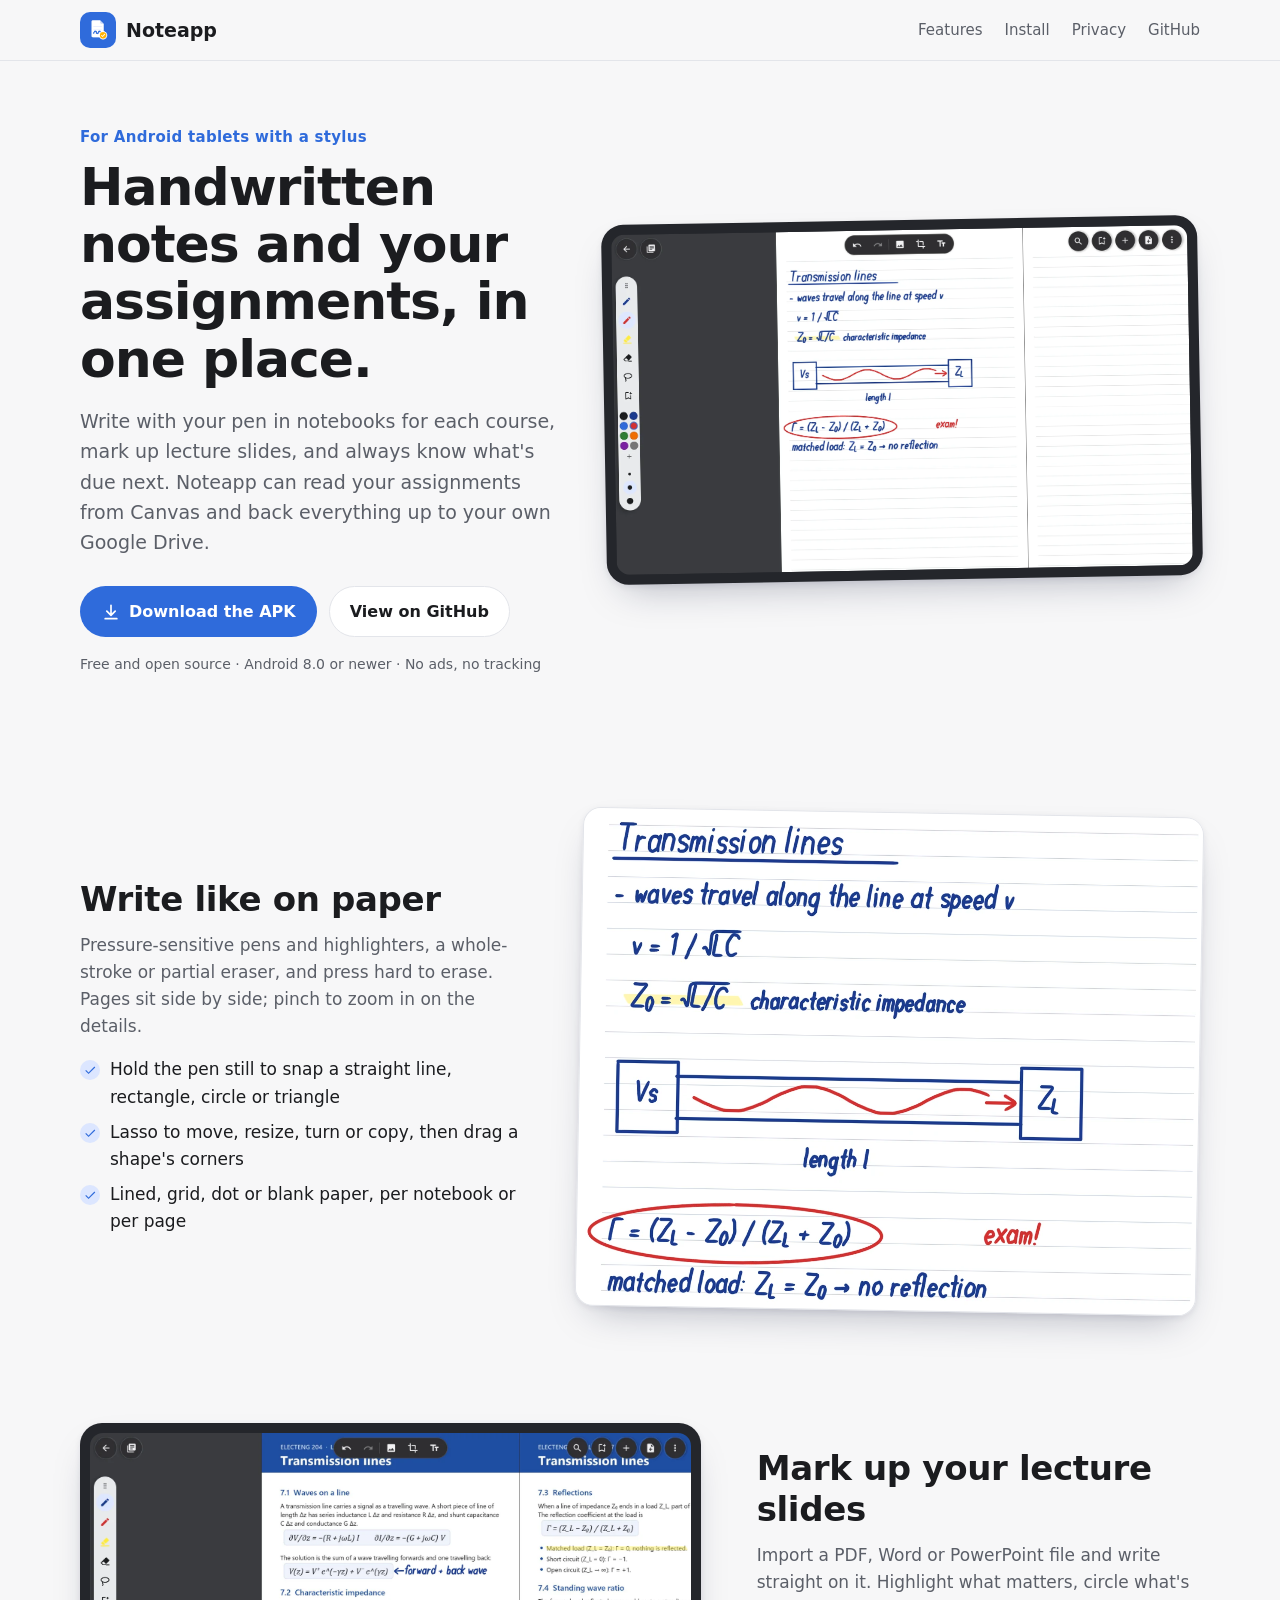
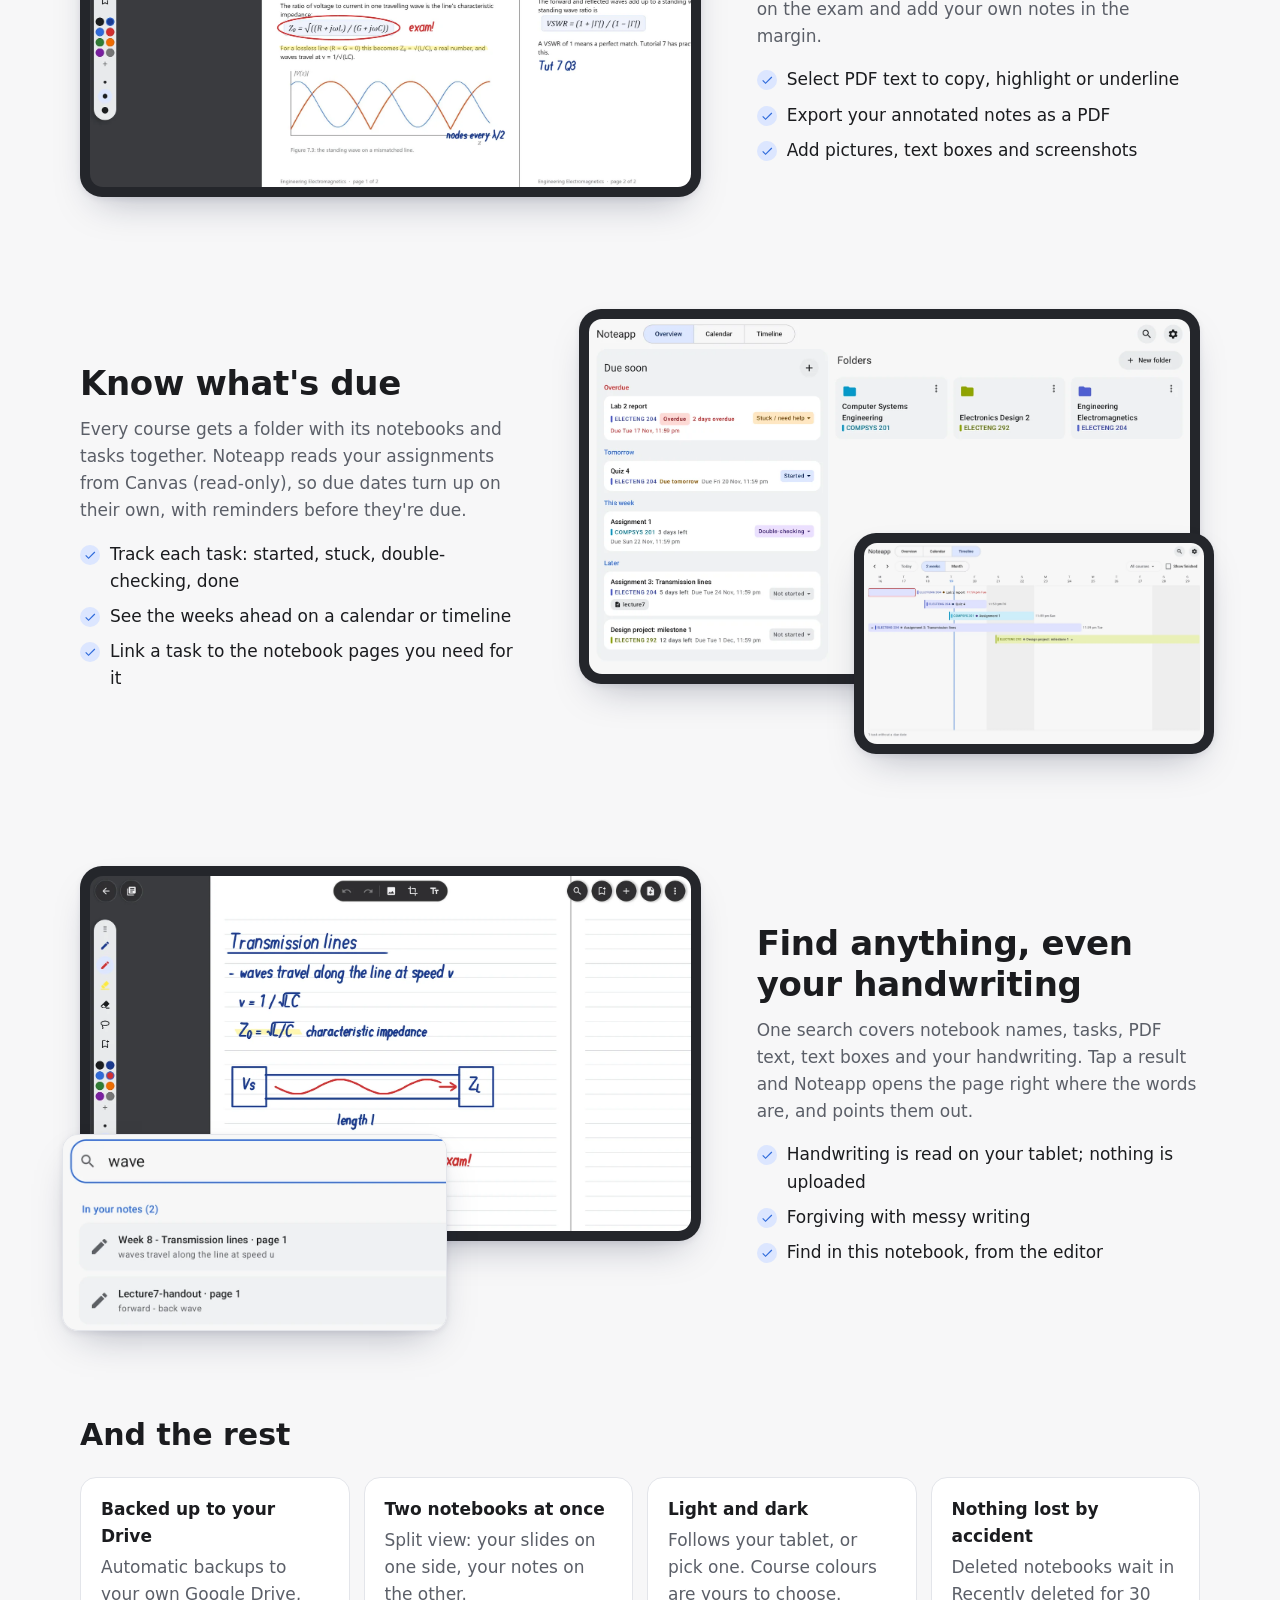
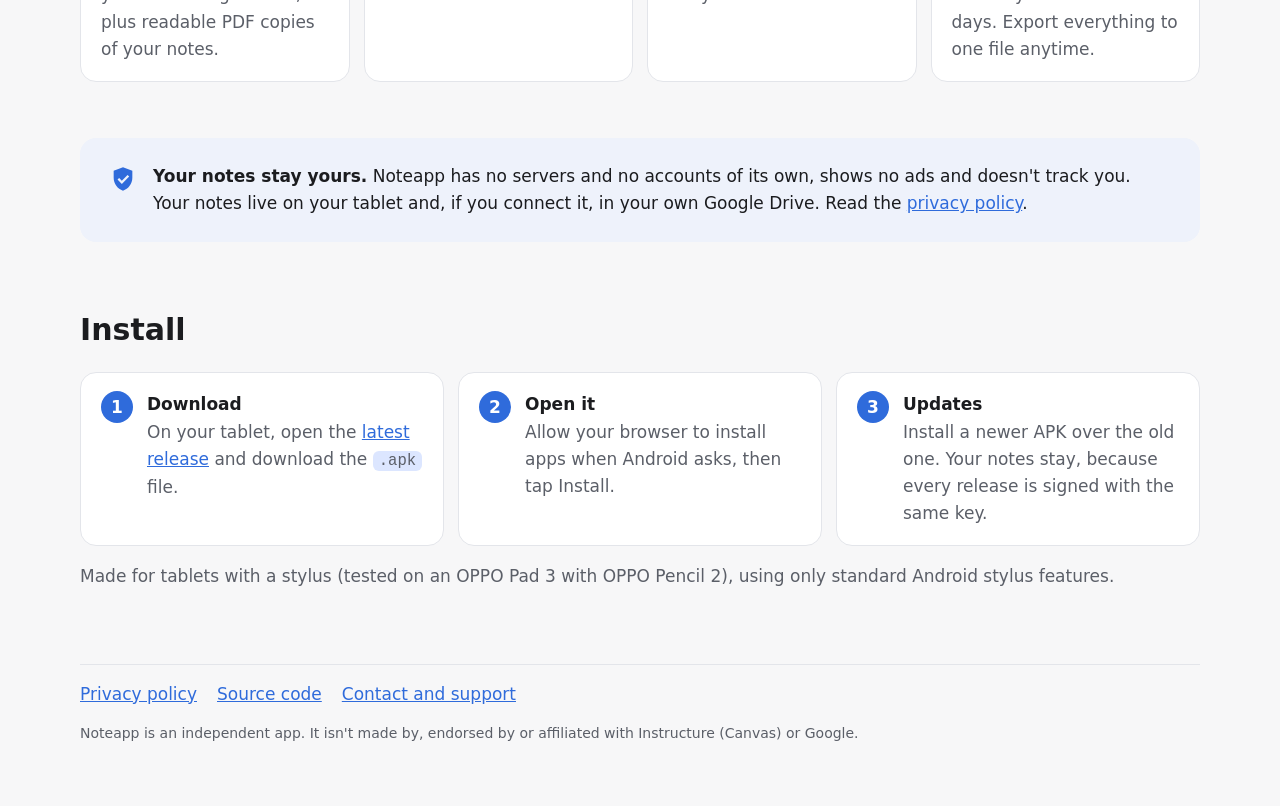
<file: index.html>
<!doctype html>
<html lang="en">
<head>
  <meta charset="utf-8">
  <meta name="viewport" content="width=device-width, initial-scale=1">
  <title>Noteapp: handwritten notes and assignments for Android tablets</title>
  <meta name="description" content="Noteapp: handwritten notes, lecture PDFs and your course assignments, together on your Android tablet. Free, no ads, no tracking.">
  <meta property="og:title" content="Noteapp">
  <meta property="og:description" content="Handwritten notes and your assignments, in one place. A note-taking app for Android tablets, made for university study.">
  <meta property="og:image" content="https://nzfrankwu.github.io/Noteapp/img/editor.webp">
  <link rel="icon" type="image/png" href="favicon.png">
  <link rel="stylesheet" href="style.css">
</head>
<body class="home">

<header class="topbar">
  <div class="wrap topbar-inner">
    <a class="brand" href="#top"><img src="logo-120.png" alt="" width="36" height="36"><span>Noteapp</span></a>
    <nav class="toplinks">
      <a href="#features">Features</a>
      <a href="#install">Install</a>
      <a href="privacy.html">Privacy</a>
      <a href="https://github.com/nzfrankwu/Noteapp">GitHub</a>
    </nav>
  </div>
</header>

<main id="top">
  <section class="hero wrap">
    <div class="hero-text">
      <p class="eyebrow">For Android tablets with a stylus</p>
      <h1>Handwritten notes and your assignments, in one place.</h1>
      <p class="lead">
        Write with your pen in notebooks for each course, mark up lecture slides, and always know
        what's due next. Noteapp can read your assignments from Canvas and back everything up to
        your own Google Drive.
      </p>
      <div class="cta">
        <a class="button primary" href="https://github.com/nzfrankwu/Noteapp/releases/latest">
          <svg viewBox="0 0 24 24" width="20" height="20" aria-hidden="true"><path fill="currentColor" d="M12 3a1 1 0 0 1 1 1v9.59l3.3-3.3a1 1 0 1 1 1.4 1.42l-5 5a1 1 0 0 1-1.4 0l-5-5a1 1 0 1 1 1.4-1.42l3.3 3.3V4a1 1 0 0 1 1-1zM5 19h14a1 1 0 1 1 0 2H5a1 1 0 1 1 0-2z"/></svg>
          Download the APK
        </a>
        <a class="button" href="https://github.com/nzfrankwu/Noteapp">View on GitHub</a>
      </div>
      <p class="fineprint">Free and open source · Android 8.0 or newer · No ads, no tracking</p>
    </div>
    <figure class="device hero-shot">
      <img src="img/editor.webp" width="1600" height="945"
           alt="A notebook page with handwritten notes on transmission lines, a neat diagram and a circled formula">
    </figure>
  </section>

  <section id="features" class="features wrap">
    <article class="feature">
      <div class="feature-text">
        <h2>Write like on paper</h2>
        <p>Pressure-sensitive pens and highlighters, a whole-stroke or partial eraser, and press hard to erase. Pages sit side by side; pinch to zoom in on the details.</p>
        <ul class="ticks">
          <li>Hold the pen still to snap a straight line, rectangle, circle or triangle</li>
          <li>Lasso to move, resize, turn or copy, then drag a shape's corners</li>
          <li>Lined, grid, dot or blank paper, per notebook or per page</li>
        </ul>
      </div>
      <figure class="paper"><img src="img/paper.webp" width="1200" height="964" loading="lazy"
        alt="Close-up of handwritten notes: formulas, a highlight, a diagram with snapped rectangles and a red circle"></figure>
    </article>

    <article class="feature flip">
      <div class="feature-text">
        <h2>Mark up your lecture slides</h2>
        <p>Import a PDF, Word or PowerPoint file and write straight on it. Highlight what matters, circle what's on the exam and add your own notes in the margin.</p>
        <ul class="ticks">
          <li>Select PDF text to copy, highlight or underline</li>
          <li>Export your annotated notes as a PDF</li>
          <li>Add pictures, text boxes and screenshots</li>
        </ul>
      </div>
      <figure class="device"><img src="img/pdf.webp" width="1600" height="945" loading="lazy"
        alt="A lecture handout PDF with highlights, a red circle around a formula and handwritten notes"></figure>
    </article>

    <article class="feature">
      <div class="feature-text">
        <h2>Know what's due</h2>
        <p>Every course gets a folder with its notebooks and tasks together. Noteapp reads your assignments from Canvas (read-only), so due dates turn up on their own, with reminders before they're due.</p>
        <ul class="ticks">
          <li>Track each task: started, stuck, double-checking, done</li>
          <li>See the weeks ahead on a calendar or timeline</li>
          <li>Link a task to the notebook pages you need for it</li>
        </ul>
      </div>
      <div class="stack">
        <figure class="device">
          <picture>
            <source srcset="img/home-dark.webp" media="(prefers-color-scheme: dark)">
            <img src="img/home.webp" width="1600" height="945" loading="lazy"
              alt="The Home screen: tasks due soon with their status, and a folder for each course">
          </picture>
        </figure>
        <figure class="device small">
          <picture>
            <source srcset="img/timeline-dark.webp" media="(prefers-color-scheme: dark)">
            <img src="img/timeline.webp" width="1600" height="945" loading="lazy"
              alt="The timeline: each assignment as a bar from when it opens to when it's due">
          </picture>
        </figure>
      </div>
    </article>

    <article class="feature flip">
      <div class="feature-text">
        <h2>Find anything, even your handwriting</h2>
        <p>One search covers notebook names, tasks, PDF text, text boxes and your handwriting. Tap a result and Noteapp opens the page right where the words are, and points them out.</p>
        <ul class="ticks">
          <li>Handwriting is read on your tablet; nothing is uploaded</li>
          <li>Forgiving with messy writing</li>
          <li>Find in this notebook, from the editor</li>
        </ul>
      </div>
      <div class="stack search-stack">
        <figure class="device"><img src="img/editor-zoom.webp" width="1600" height="945" loading="lazy"
          alt="The notebook page opened at the match, zoomed in on the handwriting"></figure>
        <figure class="card-shot"><img src="img/search.webp" width="900" height="458" loading="lazy"
          alt="Searching for 'wave' finds two handwritten notes, one on a notebook page and one on a PDF"></figure>
      </div>
    </article>
  </section>

  <section class="also wrap">
    <h2>And the rest</h2>
    <div class="grid">
      <div class="tile"><strong>Backed up to your Drive</strong>Automatic backups to your own Google Drive, plus readable PDF copies of your notes.</div>
      <div class="tile"><strong>Two notebooks at once</strong>Split view: your slides on one side, your notes on the other.</div>
      <div class="tile"><strong>Light and dark</strong>Follows your tablet, or pick one. Course colours are yours to choose.</div>
      <div class="tile"><strong>Nothing lost by accident</strong>Deleted notebooks wait in Recently deleted for 30 days. Export everything to one file anytime.</div>
    </div>
  </section>

  <section class="privacy wrap">
    <div class="card big">
      <svg viewBox="0 0 24 24" width="28" height="28" aria-hidden="true"><path fill="currentColor" d="M12 2 4 5v6c0 5 3.4 9.7 8 11 4.6-1.3 8-6 8-11V5l-8-3zm-1 14.2-3.7-3.7 1.4-1.4 2.3 2.3 4.9-4.9 1.4 1.4L11 16.2z"/></svg>
      <div>
        <strong>Your notes stay yours.</strong>
        Noteapp has no servers and no accounts of its own, shows no ads and doesn't track you.
        Your notes live on your tablet and, if you connect it, in your own Google Drive.
        Read the <a href="privacy.html">privacy policy</a>.
      </div>
    </div>
  </section>

  <section id="install" class="install wrap">
    <h2>Install</h2>
    <ol class="steps">
      <li><span>1</span><div><strong>Download</strong>On your tablet, open the <a href="https://github.com/nzfrankwu/Noteapp/releases/latest">latest release</a> and download the <code>.apk</code> file.</div></li>
      <li><span>2</span><div><strong>Open it</strong>Allow your browser to install apps when Android asks, then tap Install.</div></li>
      <li><span>3</span><div><strong>Updates</strong>Install a newer APK over the old one. Your notes stay, because every release is signed with the same key.</div></li>
    </ol>
    <p class="muted">Made for tablets with a stylus (tested on an OPPO Pad 3 with OPPO Pencil 2), using only standard Android stylus features.</p>
  </section>
</main>

<footer class="wrap footer">
  <nav>
    <a href="privacy.html">Privacy policy</a>
    <a href="https://github.com/nzfrankwu/Noteapp">Source code</a>
    <a href="https://github.com/nzfrankwu/Noteapp/issues">Contact and support</a>
  </nav>
  <p class="muted">Noteapp is an independent app. It isn't made by, endorsed by or affiliated with Instructure (Canvas) or Google.</p>
</footer>
</body>
</html>
</file>
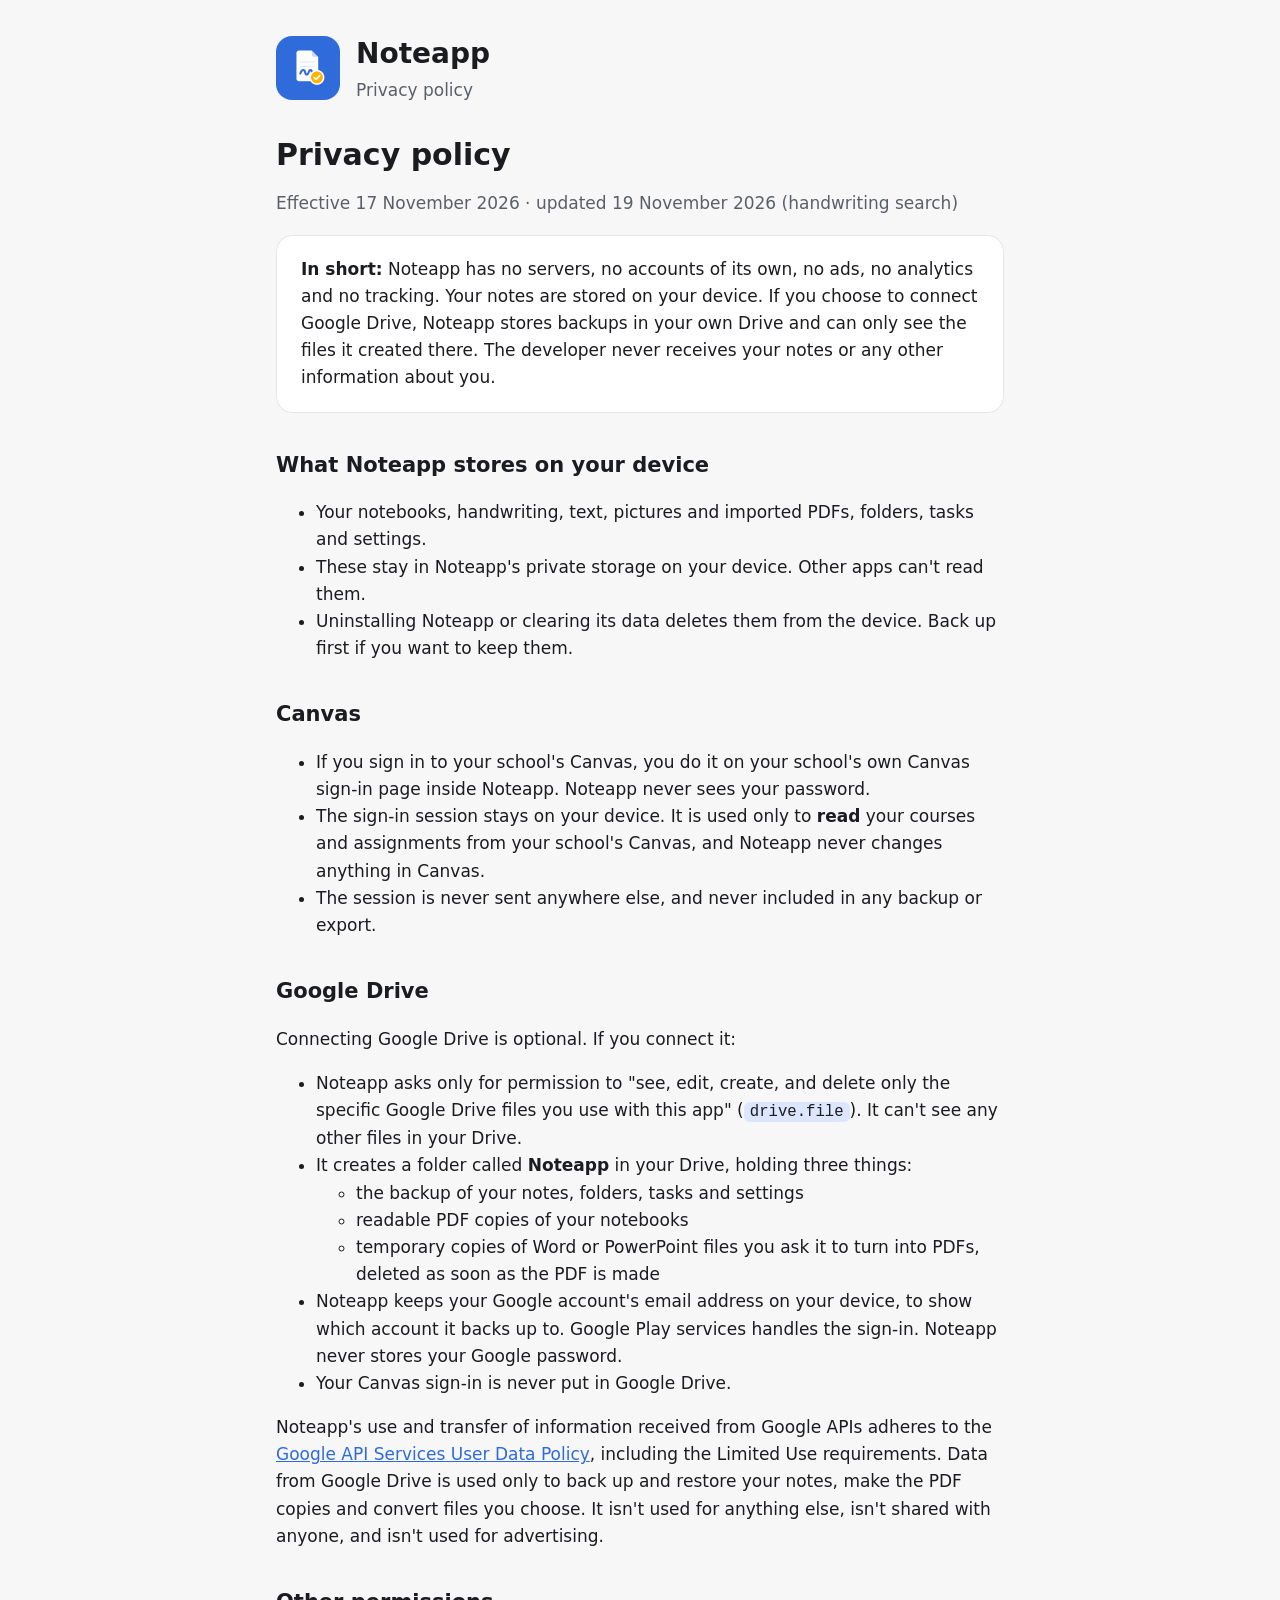
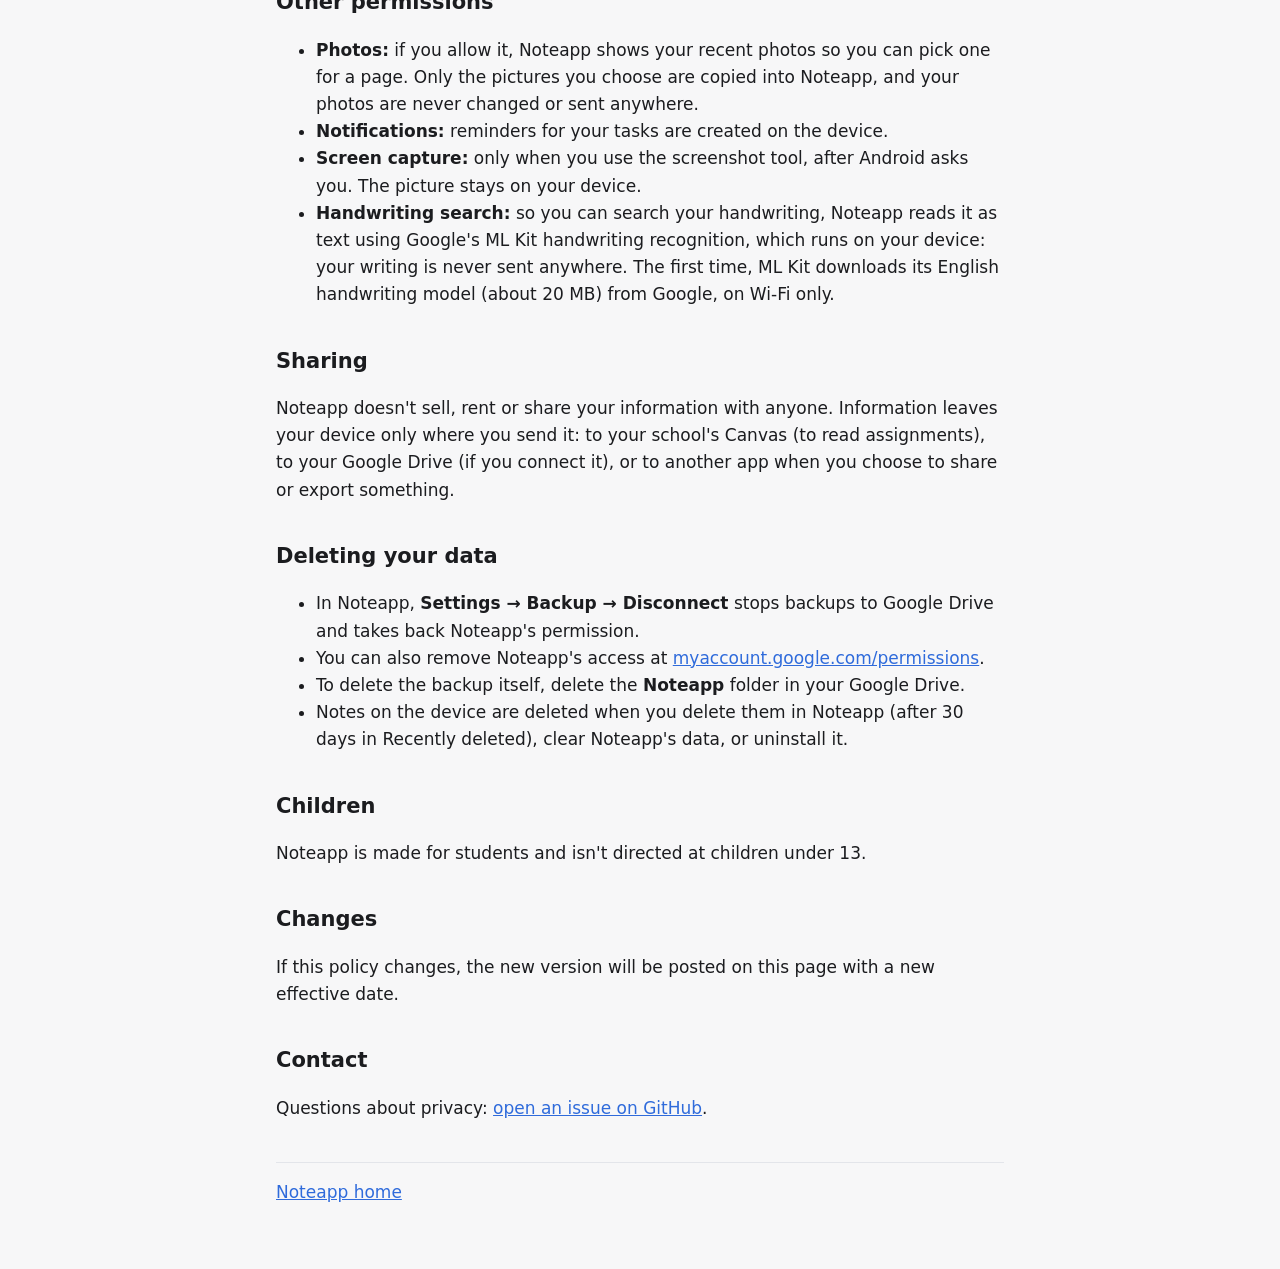
<file: privacy.html>
<!doctype html>
<html lang="en">
<head>
  <meta charset="utf-8">
  <meta name="viewport" content="width=device-width, initial-scale=1">
  <title>Noteapp privacy policy</title>
  <meta name="description" content="How Noteapp handles your notes, your Canvas sign-in and your Google Drive.">
  <link rel="icon" type="image/png" href="favicon.png">
  <link rel="stylesheet" href="style.css">
</head>
<body>
<main>
  <header>
    <a href="index.html"><img src="logo-512.png" alt="Noteapp logo"></a>
    <div>
      <p class="name">Noteapp</p>
      <p class="tag">Privacy policy</p>
    </div>
  </header>

  <h1>Privacy policy</h1>
  <p class="muted">Effective 17 November 2026 · updated 19 November 2026 (handwriting search)</p>

  <div class="card">
    <strong>In short:</strong> Noteapp has no servers, no accounts of its own, no ads, no analytics
    and no tracking. Your notes are stored on your device. If you choose to connect Google Drive,
    Noteapp stores backups in your own Drive and can only see the files it created there. The
    developer never receives your notes or any other information about you.
  </div>

  <h2>What Noteapp stores on your device</h2>
  <ul>
    <li>Your notebooks, handwriting, text, pictures and imported PDFs, folders, tasks and settings.</li>
    <li>These stay in Noteapp's private storage on your device. Other apps can't read them.</li>
    <li>Uninstalling Noteapp or clearing its data deletes them from the device. Back up first if you want to keep them.</li>
  </ul>

  <h2>Canvas</h2>
  <ul>
    <li>If you sign in to your school's Canvas, you do it on your school's own Canvas sign-in page inside Noteapp. Noteapp never sees your password.</li>
    <li>The sign-in session stays on your device. It is used only to <strong>read</strong> your courses and assignments from your school's Canvas, and Noteapp never changes anything in Canvas.</li>
    <li>The session is never sent anywhere else, and never included in any backup or export.</li>
  </ul>

  <h2>Google Drive</h2>
  <p>Connecting Google Drive is optional. If you connect it:</p>
  <ul>
    <li>
      Noteapp asks only for permission to "see, edit, create, and delete only the specific Google
      Drive files you use with this app" (<code>drive.file</code>). It can't see any other files in your Drive.
    </li>
    <li>
      It creates a folder called <strong>Noteapp</strong> in your Drive, holding three things:
      <ul>
        <li>the backup of your notes, folders, tasks and settings</li>
        <li>readable PDF copies of your notebooks</li>
        <li>temporary copies of Word or PowerPoint files you ask it to turn into PDFs, deleted as soon as the PDF is made</li>
      </ul>
    </li>
    <li>
      Noteapp keeps your Google account's email address on your device, to show which account it backs up to.
      Google Play services handles the sign-in. Noteapp never stores your Google password.
    </li>
    <li>Your Canvas sign-in is never put in Google Drive.</li>
  </ul>
  <p>
    Noteapp's use and transfer of information received from Google APIs adheres to the
    <a href="https://developers.google.com/terms/api-services-user-data-policy">Google API Services User Data Policy</a>,
    including the Limited Use requirements. Data from Google Drive is used only to back up and restore your
    notes, make the PDF copies and convert files you choose. It isn't used for anything else, isn't shared
    with anyone, and isn't used for advertising.
  </p>

  <h2>Other permissions</h2>
  <ul>
    <li><strong>Photos:</strong> if you allow it, Noteapp shows your recent photos so you can pick one for a page. Only the pictures you choose are copied into Noteapp, and your photos are never changed or sent anywhere.</li>
    <li><strong>Notifications:</strong> reminders for your tasks are created on the device.</li>
    <li><strong>Screen capture:</strong> only when you use the screenshot tool, after Android asks you. The picture stays on your device.</li>
    <li><strong>Handwriting search:</strong> so you can search your handwriting, Noteapp reads it as text using Google's ML Kit handwriting recognition, which runs on your device: your writing is never sent anywhere. The first time, ML Kit downloads its English handwriting model (about 20 MB) from Google, on Wi-Fi only.</li>
  </ul>

  <h2>Sharing</h2>
  <p>
    Noteapp doesn't sell, rent or share your information with anyone. Information leaves your device
    only where you send it: to your school's Canvas (to read assignments), to your Google Drive (if you
    connect it), or to another app when you choose to share or export something.
  </p>

  <h2>Deleting your data</h2>
  <ul>
    <li>In Noteapp, <strong>Settings → Backup → Disconnect</strong> stops backups to Google Drive and takes back Noteapp's permission.</li>
    <li>You can also remove Noteapp's access at <a href="https://myaccount.google.com/permissions">myaccount.google.com/permissions</a>.</li>
    <li>To delete the backup itself, delete the <strong>Noteapp</strong> folder in your Google Drive.</li>
    <li>Notes on the device are deleted when you delete them in Noteapp (after 30 days in Recently deleted), clear Noteapp's data, or uninstall it.</li>
  </ul>

  <h2>Children</h2>
  <p>Noteapp is made for students and isn't directed at children under 13.</p>

  <h2>Changes</h2>
  <p>If this policy changes, the new version will be posted on this page with a new effective date.</p>

  <h2>Contact</h2>
  <p>Questions about privacy: <a href="https://github.com/nzfrankwu/Noteapp/issues">open an issue on GitHub</a>.</p>

  <nav>
    <a href="index.html">Noteapp home</a>
  </nav>
</main>
</body>
</html>
</file>
<file: style.css>
:root {
  --bg: #f7f7f8;
  --surface: #ffffff;
  --surface-2: #eef2fb;
  --text: #1b1c1f;
  --muted: #5b5f68;
  --accent: #2f6bdb;
  --accent-text: #ffffff;
  --accent-soft: #dce6ff;
  --border: #e3e5ea;
  --device: #24262b;
  --shadow: 0 18px 40px -18px rgba(20, 30, 60, .35), 0 2px 6px rgba(20, 30, 60, .08);
}
@media (prefers-color-scheme: dark) {
  :root {
    --bg: #131417;
    --surface: #1c1d21;
    --surface-2: #1b2233;
    --text: #e8e9ec;
    --muted: #a3a7b0;
    --accent: #a9c4ff;
    --accent-text: #0f1b33;
    --accent-soft: #1e3a6e;
    --border: #2c2e34;
    --device: #0b0c0e;
    --shadow: 0 18px 40px -18px rgba(0, 0, 0, .7), 0 2px 6px rgba(0, 0, 0, .3);
  }
}
* { box-sizing: border-box; }
html { scroll-behavior: smooth; }
body {
  margin: 0;
  background: var(--bg);
  color: var(--text);
  font: 17px/1.6 system-ui, -apple-system, "Segoe UI", Roboto, sans-serif;
}
img { max-width: 100%; height: auto; display: block; }
a { color: var(--accent); }
code { background: var(--accent-soft); padding: 1px 6px; border-radius: 6px; font-size: 0.92em; }
.muted { color: var(--muted); }
p, li { color: var(--text); }

/* ---- Simple document pages (privacy policy) ---- */
main { max-width: 760px; margin: 0 auto; padding: 32px 16px 64px; }
header { display: flex; align-items: center; gap: 16px; margin-bottom: 8px; }
header img { width: 64px; height: 64px; border-radius: 16px; }
header .name { font-size: 28px; font-weight: 650; margin: 0; }
header .tag { margin: 0; color: var(--muted); }
h1 { font-size: 30px; line-height: 1.25; margin: 32px 0 8px; }
h2 { font-size: 21px; margin: 36px 0 8px; }
.card {
  background: var(--surface);
  border: 1px solid var(--border);
  border-radius: 16px;
  padding: 20px 24px;
  margin: 16px 0;
}
nav { margin-top: 40px; padding-top: 16px; border-top: 1px solid var(--border); display: flex; gap: 20px; flex-wrap: wrap; }

/* ---- Homepage ---- */
.home main { max-width: none; padding: 0; }
.wrap { max-width: 1160px; margin: 0 auto; padding-left: 20px; padding-right: 20px; }

.topbar {
  display: block; position: sticky; top: 0; z-index: 10; margin: 0;
  background: color-mix(in srgb, var(--bg) 85%, transparent);
  backdrop-filter: blur(10px);
  border-bottom: 1px solid var(--border);
}
.topbar-inner { display: flex; align-items: center; justify-content: space-between; height: 60px; gap: 12px; }
.brand { display: flex; align-items: center; gap: 10px; text-decoration: none; color: var(--text); font-weight: 650; font-size: 19px; }
.brand img { width: 36px; height: 36px; border-radius: 10px; }
.toplinks { margin: 0; padding: 0; border: 0; gap: 22px; }
.toplinks a { color: var(--muted); text-decoration: none; font-size: 15px; font-weight: 500; }
.toplinks a:hover { color: var(--text); }

.hero { display: grid; grid-template-columns: 1fr 1.25fr; gap: 48px; align-items: center; padding-top: 64px; padding-bottom: 40px; }
.eyebrow { color: var(--accent); font-weight: 600; font-size: 15px; letter-spacing: .02em; margin: 0 0 10px; }
.hero h1 { font-size: clamp(34px, 4.4vw, 52px); line-height: 1.1; letter-spacing: -0.02em; margin: 0 0 18px; }
.lead { font-size: 19px; color: var(--muted); margin: 0 0 28px; }
.cta { display: flex; gap: 12px; flex-wrap: wrap; }
.button {
  display: inline-flex; align-items: center; gap: 8px;
  padding: 12px 20px; border-radius: 999px; font-weight: 600; font-size: 16px;
  text-decoration: none; color: var(--text); background: var(--surface); border: 1px solid var(--border);
}
.button:hover { border-color: var(--muted); }
.button.primary { background: var(--accent); color: var(--accent-text); border-color: transparent; }
.button.primary:hover { filter: brightness(1.08); }
.fineprint { color: var(--muted); font-size: 14px; margin: 16px 0 0; }

.device {
  margin: 0; padding: 10px; border-radius: 22px; background: var(--device);
  box-shadow: var(--shadow);
}
.device img { border-radius: 13px; }
.hero-shot { transform: rotate(-1deg); }

.features { padding-top: 40px; }
.feature { display: grid; grid-template-columns: 1fr 1.4fr; gap: 56px; align-items: center; padding: 56px 0; }
.feature.flip .feature-text { order: 2; }
.feature h2 { font-size: clamp(26px, 2.8vw, 34px); line-height: 1.2; letter-spacing: -0.01em; margin: 0 0 12px; }
.feature p { color: var(--muted); margin: 0 0 16px; }
.ticks { list-style: none; padding: 0; margin: 0; }
.ticks li { position: relative; padding-left: 30px; margin: 8px 0; }
.ticks li::before {
  content: ""; position: absolute; left: 0; top: 4px; width: 20px; height: 20px; border-radius: 50%;
  background: var(--accent-soft) url("data:image/svg+xml,%3Csvg xmlns='http://www.w3.org/2000/svg' viewBox='0 0 24 24'%3E%3Cpath fill='%232f6bdb' d='M9.5 16.2 5.3 12l-1.4 1.4 5.6 5.6L21 7.5l-1.4-1.4z'/%3E%3C/svg%3E") center / 14px no-repeat;
}
.feature.flip { grid-template-columns: 1.4fr 1fr; }
.hero > *, .feature > * { min-width: 0; }
.stack { position: relative; padding-bottom: 70px; }
.stack .small { position: absolute; width: 58%; right: -14px; bottom: 0; }
.paper { margin: 0; border-radius: 18px; overflow: hidden; box-shadow: var(--shadow); border: 1px solid var(--border); transform: rotate(1deg); }
.search-stack { padding-bottom: 90px; }
.card-shot {
  position: absolute; left: -18px; bottom: 0; width: 62%; margin: 0;
  border-radius: 16px; overflow: hidden; box-shadow: var(--shadow); border: 1px solid var(--border);
}

.also h2, .install h2 { font-size: clamp(24px, 2.4vw, 30px); margin: 24px 0 18px; }
.grid { display: grid; grid-template-columns: repeat(auto-fit, minmax(240px, 1fr)); gap: 14px; }
.tile { background: var(--surface); border: 1px solid var(--border); border-radius: 16px; padding: 18px 20px; color: var(--muted); }
.tile strong { display: block; color: var(--text); margin-bottom: 4px; }

.privacy { padding-top: 40px; }
.card.big { display: flex; gap: 16px; align-items: flex-start; background: var(--surface-2); border-color: transparent; padding: 24px 28px; }
.card.big svg { flex: none; color: var(--accent); margin-top: 2px; }

.install { padding-top: 24px; padding-bottom: 24px; }
.steps { list-style: none; padding: 0; margin: 0 0 16px; display: grid; grid-template-columns: repeat(3, 1fr); gap: 14px; }
.steps li { display: flex; gap: 14px; background: var(--surface); border: 1px solid var(--border); border-radius: 16px; padding: 18px 20px; color: var(--muted); }
.steps span {
  flex: none; width: 32px; height: 32px; border-radius: 50%; display: grid; place-items: center;
  background: var(--accent); color: var(--accent-text); font-weight: 700;
}
.steps strong { display: block; color: var(--text); }

.footer { padding-bottom: 48px; }
.footer nav { margin-top: 32px; }
.footer p { font-size: 14px; }

@media (max-width: 860px) {
  .hero, .feature, .feature.flip { grid-template-columns: minmax(0, 1fr); gap: 28px; }
  .hero { padding-top: 36px; }
  .hero-shot { transform: none; }
  .feature { padding: 36px 0; }
  .feature.flip .feature-text { order: 0; }
  .steps { grid-template-columns: 1fr; }
  .stack { padding-bottom: 0; display: grid; gap: 14px; }
  .stack .small, .card-shot { position: static; width: 100%; }
  .feature.flip { grid-template-columns: 1fr; }
  .paper { transform: none; }
  .toplinks { gap: 14px; }
  .toplinks a[href="#features"] { display: none; }
  .wrap { padding-left: 16px; padding-right: 16px; }
  .device { padding: 6px; border-radius: 16px; }
  .device img { border-radius: 11px; }
}
</file>
